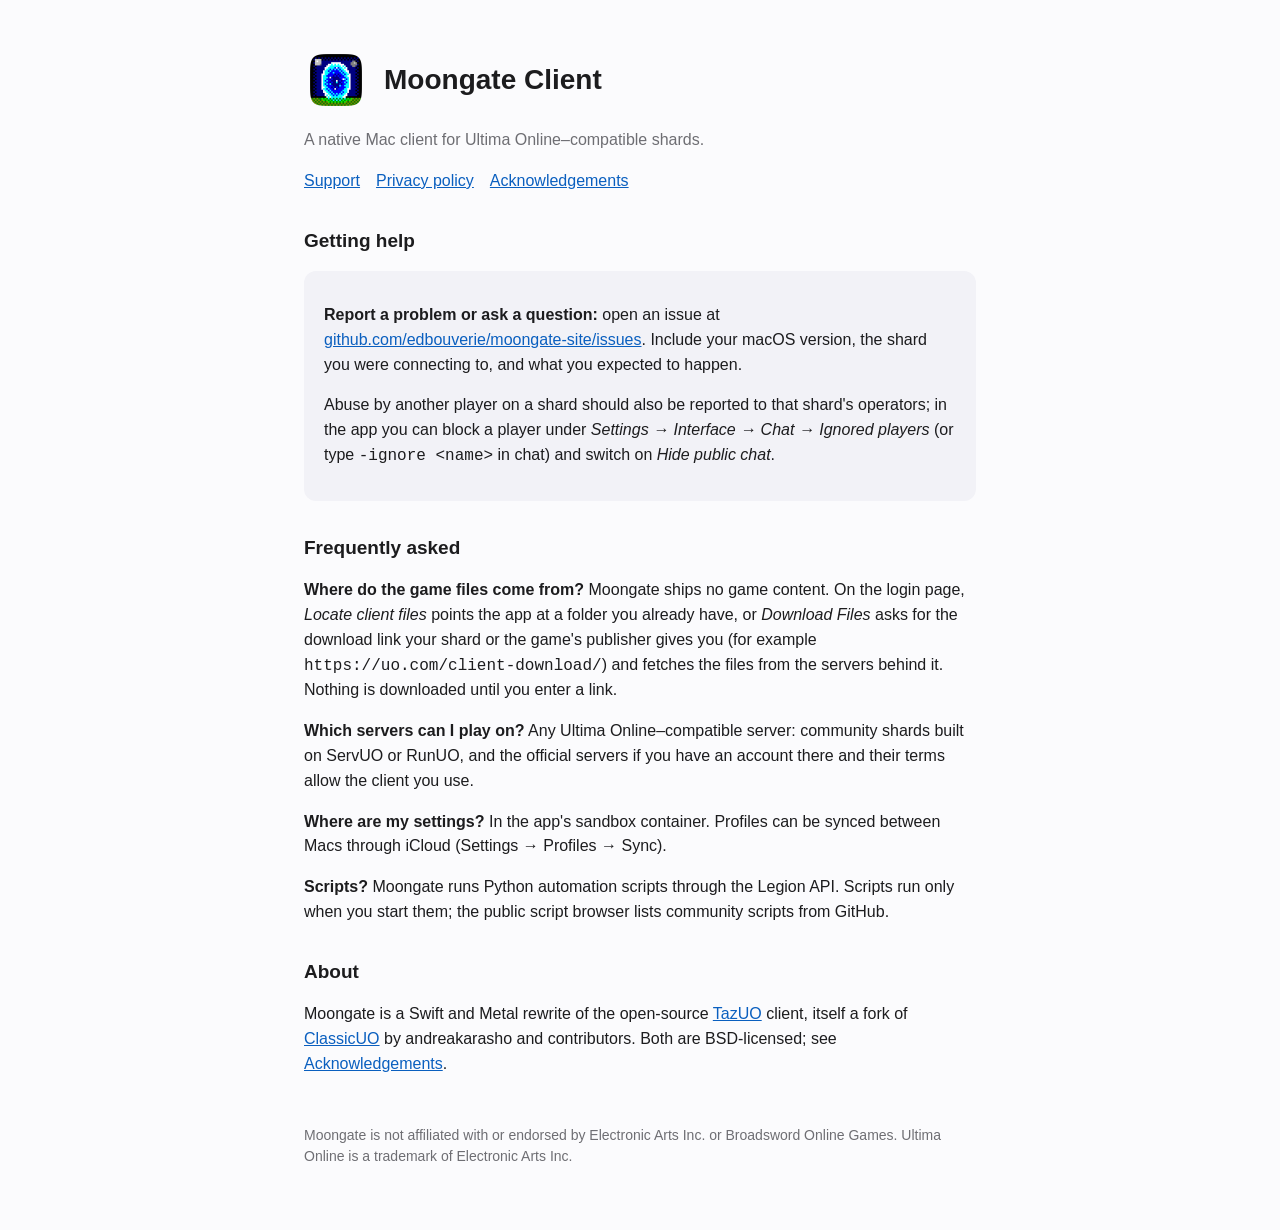
<file: index.html>
<!doctype html><html lang="en"><head><meta charset="utf-8"><meta name="viewport" content="width=device-width,initial-scale=1">
<title>Moongate Client — Support</title><link rel="stylesheet" href="style.css"><link rel="icon" href="icon.png"></head>
<body><main>
<header><img src="icon.png" alt=""><h1>Moongate Client</h1></header>
<p class="muted">A native Mac client for Ultima Online–compatible shards.</p>
<nav><a href="index.html">Support</a><a href="privacy.html">Privacy policy</a><a href="acknowledgements.html">Acknowledgements</a></nav>

<h2>Getting help</h2>
<div class="card">
<p><strong>Report a problem or ask a question:</strong> open an issue at
<a href="https://github.com/edbouverie/moongate-site/issues">github.com/edbouverie/moongate-site/issues</a>.
Include your macOS version, the shard you were connecting to, and what you expected to happen.</p>
<p>Abuse by another player on a shard should also be reported to that shard's operators; in the app you can block a player under
<em>Settings → Interface → Chat → Ignored players</em> (or type <code>-ignore &lt;name&gt;</code> in chat) and switch on <em>Hide public chat</em>.</p>
</div>

<h2>Frequently asked</h2>
<p><strong>Where do the game files come from?</strong> Moongate ships no game content. On the login page, <em>Locate client files</em> points the app at a folder you already have, or <em>Download Files</em> asks for the download link your shard or the game's publisher gives you (for example <code>https://uo.com/client-download/</code>) and fetches the files from the servers behind it. Nothing is downloaded until you enter a link.</p>
<p><strong>Which servers can I play on?</strong> Any Ultima Online–compatible server: community shards built on ServUO or RunUO, and the official servers if you have an account there and their terms allow the client you use.</p>
<p><strong>Where are my settings?</strong> In the app's sandbox container. Profiles can be synced between Macs through iCloud (Settings → Profiles → Sync).</p>
<p><strong>Scripts?</strong> Moongate runs Python automation scripts through the Legion API. Scripts run only when you start them; the public script browser lists community scripts from GitHub.</p>

<h2>About</h2>
<p>Moongate is a Swift and Metal rewrite of the open-source <a href="https://github.com/PlayTazUO/TazUO">TazUO</a> client, itself a fork of <a href="https://github.com/ClassicUO/ClassicUO">ClassicUO</a> by andreakarasho and contributors. Both are BSD-licensed; see <a href="acknowledgements.html">Acknowledgements</a>.</p>
<footer>Moongate is not affiliated with or endorsed by Electronic Arts Inc. or Broadsword Online Games. Ultima Online is a trademark of Electronic Arts Inc.</footer>
</main></body></html>
</file>
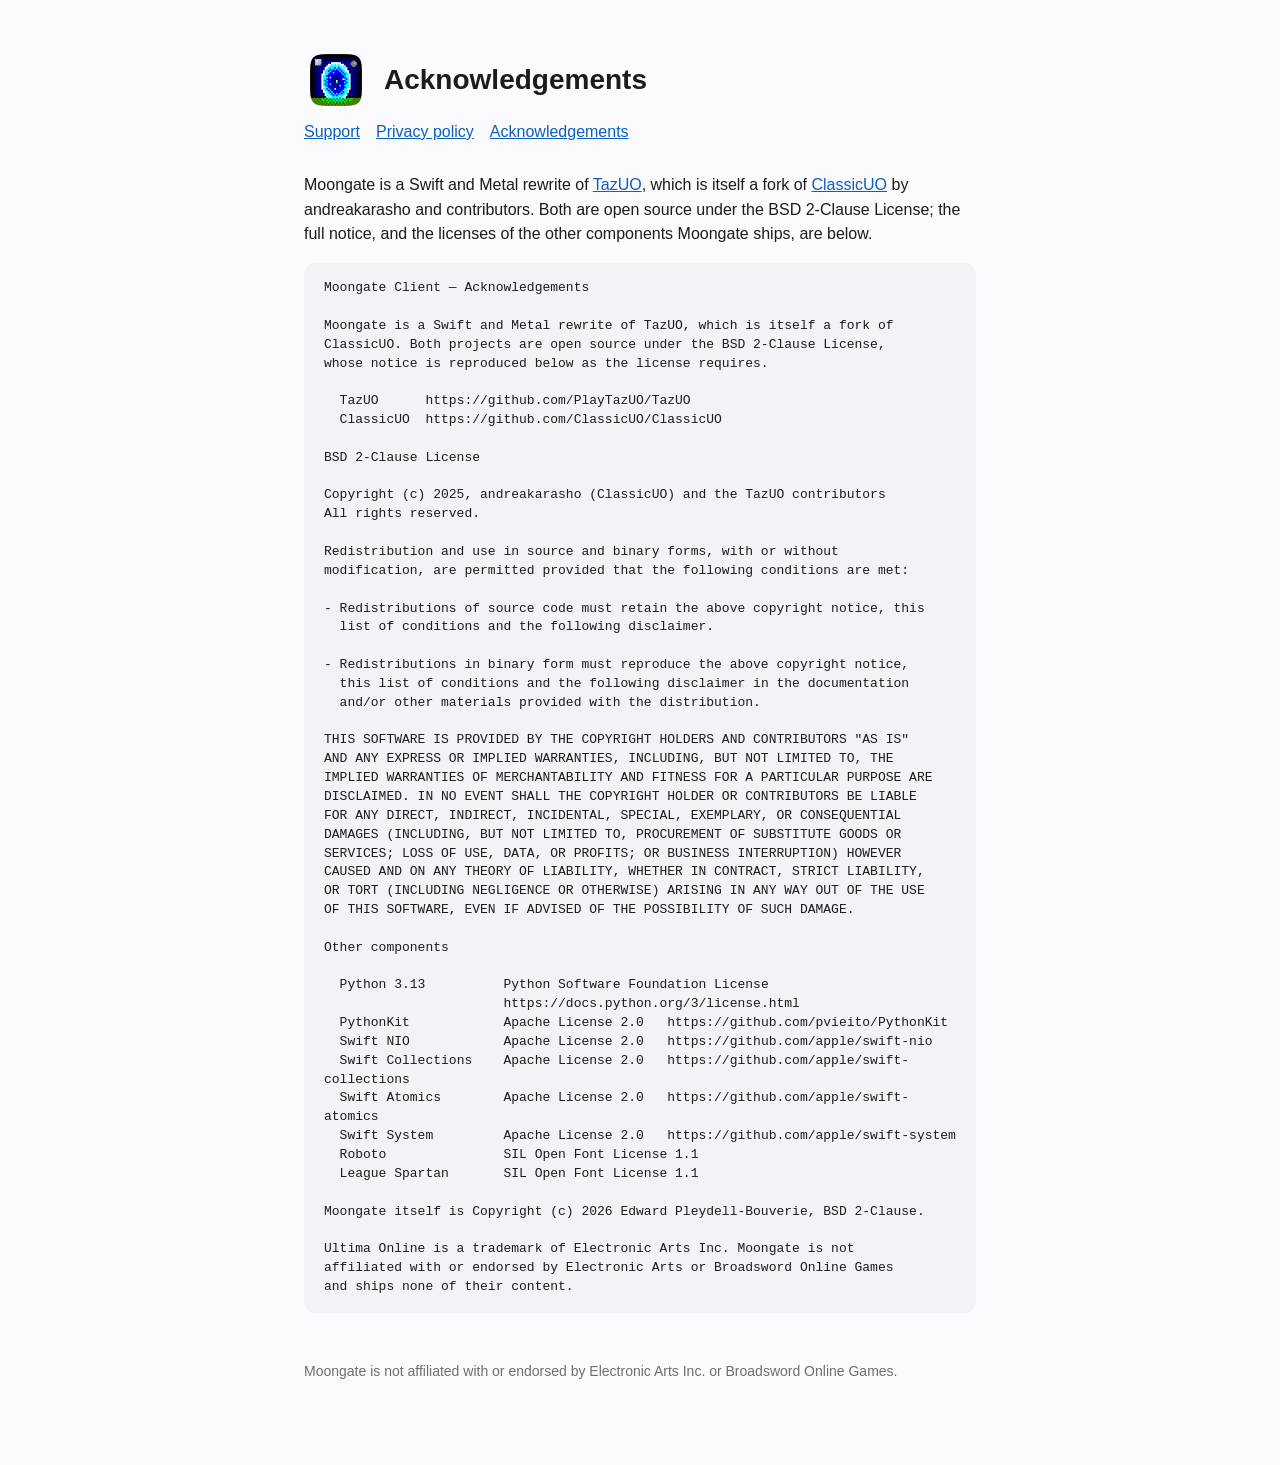
<file: acknowledgements.html>
<!doctype html><html lang="en"><head><meta charset="utf-8"><meta name="viewport" content="width=device-width,initial-scale=1">
<title>Moongate Client — Acknowledgements</title><link rel="stylesheet" href="style.css"><link rel="icon" href="icon.png"></head>
<body><main>
<header><img src="icon.png" alt=""><h1>Acknowledgements</h1></header>
<nav><a href="index.html">Support</a><a href="privacy.html">Privacy policy</a><a href="acknowledgements.html">Acknowledgements</a></nav>
<p>Moongate is a Swift and Metal rewrite of <a href="https://github.com/PlayTazUO/TazUO">TazUO</a>, which is itself a fork of
<a href="https://github.com/ClassicUO/ClassicUO">ClassicUO</a> by andreakarasho and contributors. Both are open source under the
BSD 2-Clause License; the full notice, and the licenses of the other components Moongate ships, are below.</p>
<pre style="white-space:pre-wrap;font-size:13px;line-height:1.45;background:var(--card);padding:16px 20px;border-radius:12px">Moongate Client — Acknowledgements

Moongate is a Swift and Metal rewrite of TazUO, which is itself a fork of
ClassicUO. Both projects are open source under the BSD 2-Clause License,
whose notice is reproduced below as the license requires.

  TazUO      https://github.com/PlayTazUO/TazUO
  ClassicUO  https://github.com/ClassicUO/ClassicUO

BSD 2-Clause License

Copyright (c) 2025, andreakarasho (ClassicUO) and the TazUO contributors
All rights reserved.

Redistribution and use in source and binary forms, with or without
modification, are permitted provided that the following conditions are met:

- Redistributions of source code must retain the above copyright notice, this
  list of conditions and the following disclaimer.

- Redistributions in binary form must reproduce the above copyright notice,
  this list of conditions and the following disclaimer in the documentation
  and/or other materials provided with the distribution.

THIS SOFTWARE IS PROVIDED BY THE COPYRIGHT HOLDERS AND CONTRIBUTORS &quot;AS IS&quot;
AND ANY EXPRESS OR IMPLIED WARRANTIES, INCLUDING, BUT NOT LIMITED TO, THE
IMPLIED WARRANTIES OF MERCHANTABILITY AND FITNESS FOR A PARTICULAR PURPOSE ARE
DISCLAIMED. IN NO EVENT SHALL THE COPYRIGHT HOLDER OR CONTRIBUTORS BE LIABLE
FOR ANY DIRECT, INDIRECT, INCIDENTAL, SPECIAL, EXEMPLARY, OR CONSEQUENTIAL
DAMAGES (INCLUDING, BUT NOT LIMITED TO, PROCUREMENT OF SUBSTITUTE GOODS OR
SERVICES; LOSS OF USE, DATA, OR PROFITS; OR BUSINESS INTERRUPTION) HOWEVER
CAUSED AND ON ANY THEORY OF LIABILITY, WHETHER IN CONTRACT, STRICT LIABILITY,
OR TORT (INCLUDING NEGLIGENCE OR OTHERWISE) ARISING IN ANY WAY OUT OF THE USE
OF THIS SOFTWARE, EVEN IF ADVISED OF THE POSSIBILITY OF SUCH DAMAGE.

Other components

  Python 3.13          Python Software Foundation License
                       https://docs.python.org/3/license.html
  PythonKit            Apache License 2.0   https://github.com/pvieito/PythonKit
  Swift NIO            Apache License 2.0   https://github.com/apple/swift-nio
  Swift Collections    Apache License 2.0   https://github.com/apple/swift-collections
  Swift Atomics        Apache License 2.0   https://github.com/apple/swift-atomics
  Swift System         Apache License 2.0   https://github.com/apple/swift-system
  Roboto               SIL Open Font License 1.1
  League Spartan       SIL Open Font License 1.1

Moongate itself is Copyright (c) 2026 Edward Pleydell-Bouverie, BSD 2-Clause.

Ultima Online is a trademark of Electronic Arts Inc. Moongate is not
affiliated with or endorsed by Electronic Arts or Broadsword Online Games
and ships none of their content.
</pre>
<footer>Moongate is not affiliated with or endorsed by Electronic Arts Inc. or Broadsword Online Games.</footer>
</main></body></html>
</file>
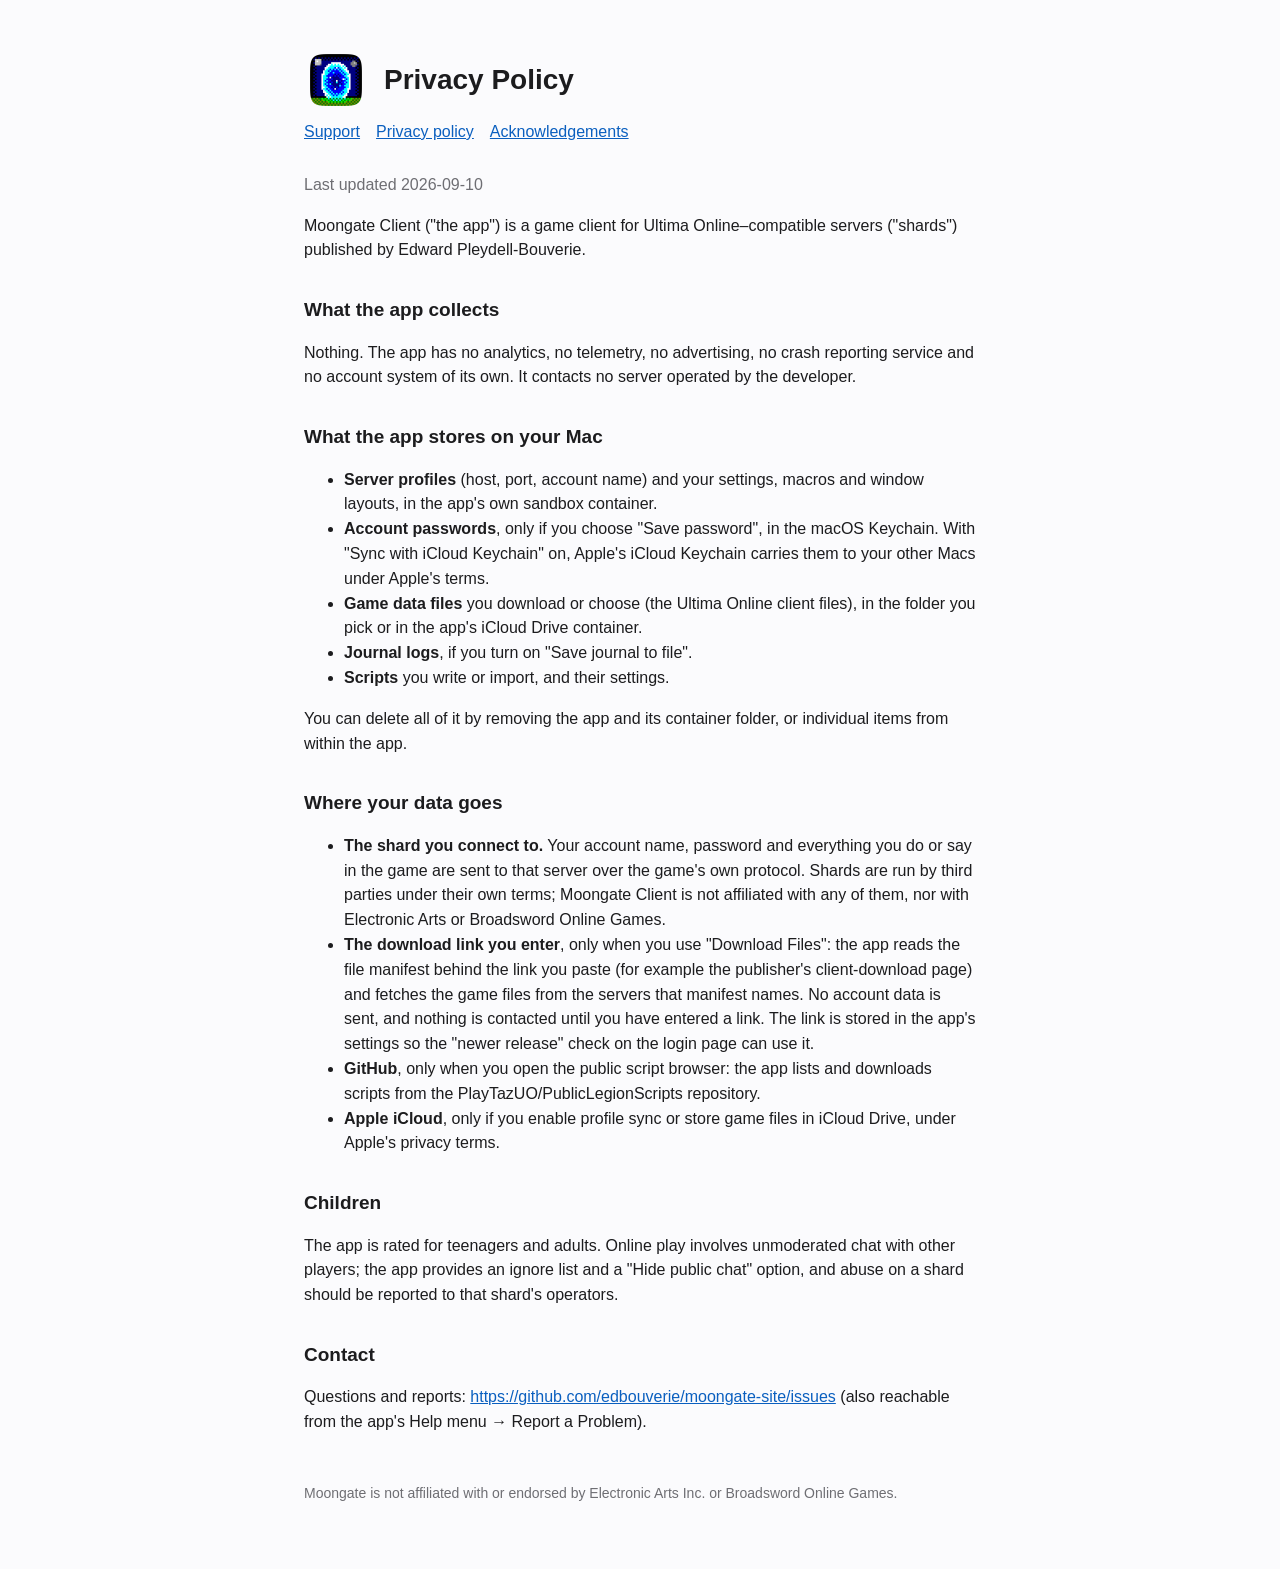
<file: privacy.html>
<!doctype html><html lang="en"><head><meta charset="utf-8"><meta name="viewport" content="width=device-width,initial-scale=1">
<title>Moongate Client — Privacy Policy</title><link rel="stylesheet" href="style.css"><link rel="icon" href="icon.png"></head>
<body><main>
<header><img src="icon.png" alt=""><h1>Privacy Policy</h1></header>
<nav><a href="index.html">Support</a><a href="privacy.html">Privacy policy</a><a href="acknowledgements.html">Acknowledgements</a></nav>
<p class="muted">Last updated 2026-09-10</p>
<p>Moongate Client (&quot;the app&quot;) is a game client for Ultima Online–compatible servers (&quot;shards&quot;) published by Edward Pleydell-Bouverie.</p>
<h2>What the app collects</h2>
<p>Nothing. The app has no analytics, no telemetry, no advertising, no crash reporting service and no account system of its own. It contacts no server operated by the developer.</p>
<h2>What the app stores on your Mac</h2>
<ul>
<li><strong>Server profiles</strong> (host, port, account name) and your settings, macros and window layouts, in the app&#x27;s own sandbox container.</li>
<li><strong>Account passwords</strong>, only if you choose &quot;Save password&quot;, in the macOS Keychain. With &quot;Sync with iCloud Keychain&quot; on, Apple&#x27;s iCloud Keychain carries them to your other Macs under Apple&#x27;s terms.</li>
<li><strong>Game data files</strong> you download or choose (the Ultima Online client files), in the folder you pick or in the app&#x27;s iCloud Drive container.</li>
<li><strong>Journal logs</strong>, if you turn on &quot;Save journal to file&quot;.</li>
<li><strong>Scripts</strong> you write or import, and their settings.</li>
</ul>
<p>You can delete all of it by removing the app and its container folder, or individual items from within the app.</p>
<h2>Where your data goes</h2>
<ul>
<li><strong>The shard you connect to.</strong> Your account name, password and everything you do or say in the game are sent to that server over the game&#x27;s own protocol. Shards are run by third parties under their own terms; Moongate Client is not affiliated with any of them, nor with Electronic Arts or Broadsword Online Games.</li>
<li><strong>The download link you enter</strong>, only when you use &quot;Download Files&quot;: the app reads the file manifest behind the link you paste (for example the publisher&#x27;s client-download page) and fetches the game files from the servers that manifest names. No account data is sent, and nothing is contacted until you have entered a link. The link is stored in the app&#x27;s settings so the &quot;newer release&quot; check on the login page can use it.</li>
<li><strong>GitHub</strong>, only when you open the public script browser: the app lists and downloads scripts from the PlayTazUO/PublicLegionScripts repository.</li>
<li><strong>Apple iCloud</strong>, only if you enable profile sync or store game files in iCloud Drive, under Apple&#x27;s privacy terms.</li>
</ul>
<h2>Children</h2>
<p>The app is rated for teenagers and adults. Online play involves unmoderated chat with other players; the app provides an ignore list and a &quot;Hide public chat&quot; option, and abuse on a shard should be reported to that shard&#x27;s operators.</p>
<h2>Contact</h2>
<p>Questions and reports: <a href="https://github.com/edbouverie/moongate-site/issues">https://github.com/edbouverie/moongate-site/issues</a> (also reachable from the app&#x27;s Help menu → Report a Problem).</p>
<footer>Moongate is not affiliated with or endorsed by Electronic Arts Inc. or Broadsword Online Games.</footer>
</main></body></html>
</file>
<file: style.css>
:root{color-scheme:light dark;--fg:#1c1c1e;--bg:#fbfbfd;--muted:#6e6e73;--link:#0a5fbf;--card:#f2f2f7}
@media(prefers-color-scheme:dark){:root{--fg:#f2f2f7;--bg:#111114;--muted:#9a9aa3;--link:#6fb0ff;--card:#1c1c22}}
*{box-sizing:border-box}body{margin:0;background:var(--bg);color:var(--fg);font:16px/1.55 -apple-system,BlinkMacSystemFont,"Helvetica Neue",Helvetica,Arial,sans-serif}
main{max-width:720px;margin:0 auto;padding:48px 24px 64px}header{display:flex;align-items:center;gap:16px;margin-bottom:8px}
header img{width:64px;height:64px}h1{font-size:28px;margin:0}h2{font-size:19px;margin:32px 0 8px}p,li{color:var(--fg)}
.muted{color:var(--muted)}a{color:var(--link)}nav{margin:4px 0 28px}nav a{margin-right:16px}
.card{background:var(--card);border-radius:12px;padding:16px 20px;margin:16px 0}footer{margin-top:48px;color:var(--muted);font-size:14px}
</file>
